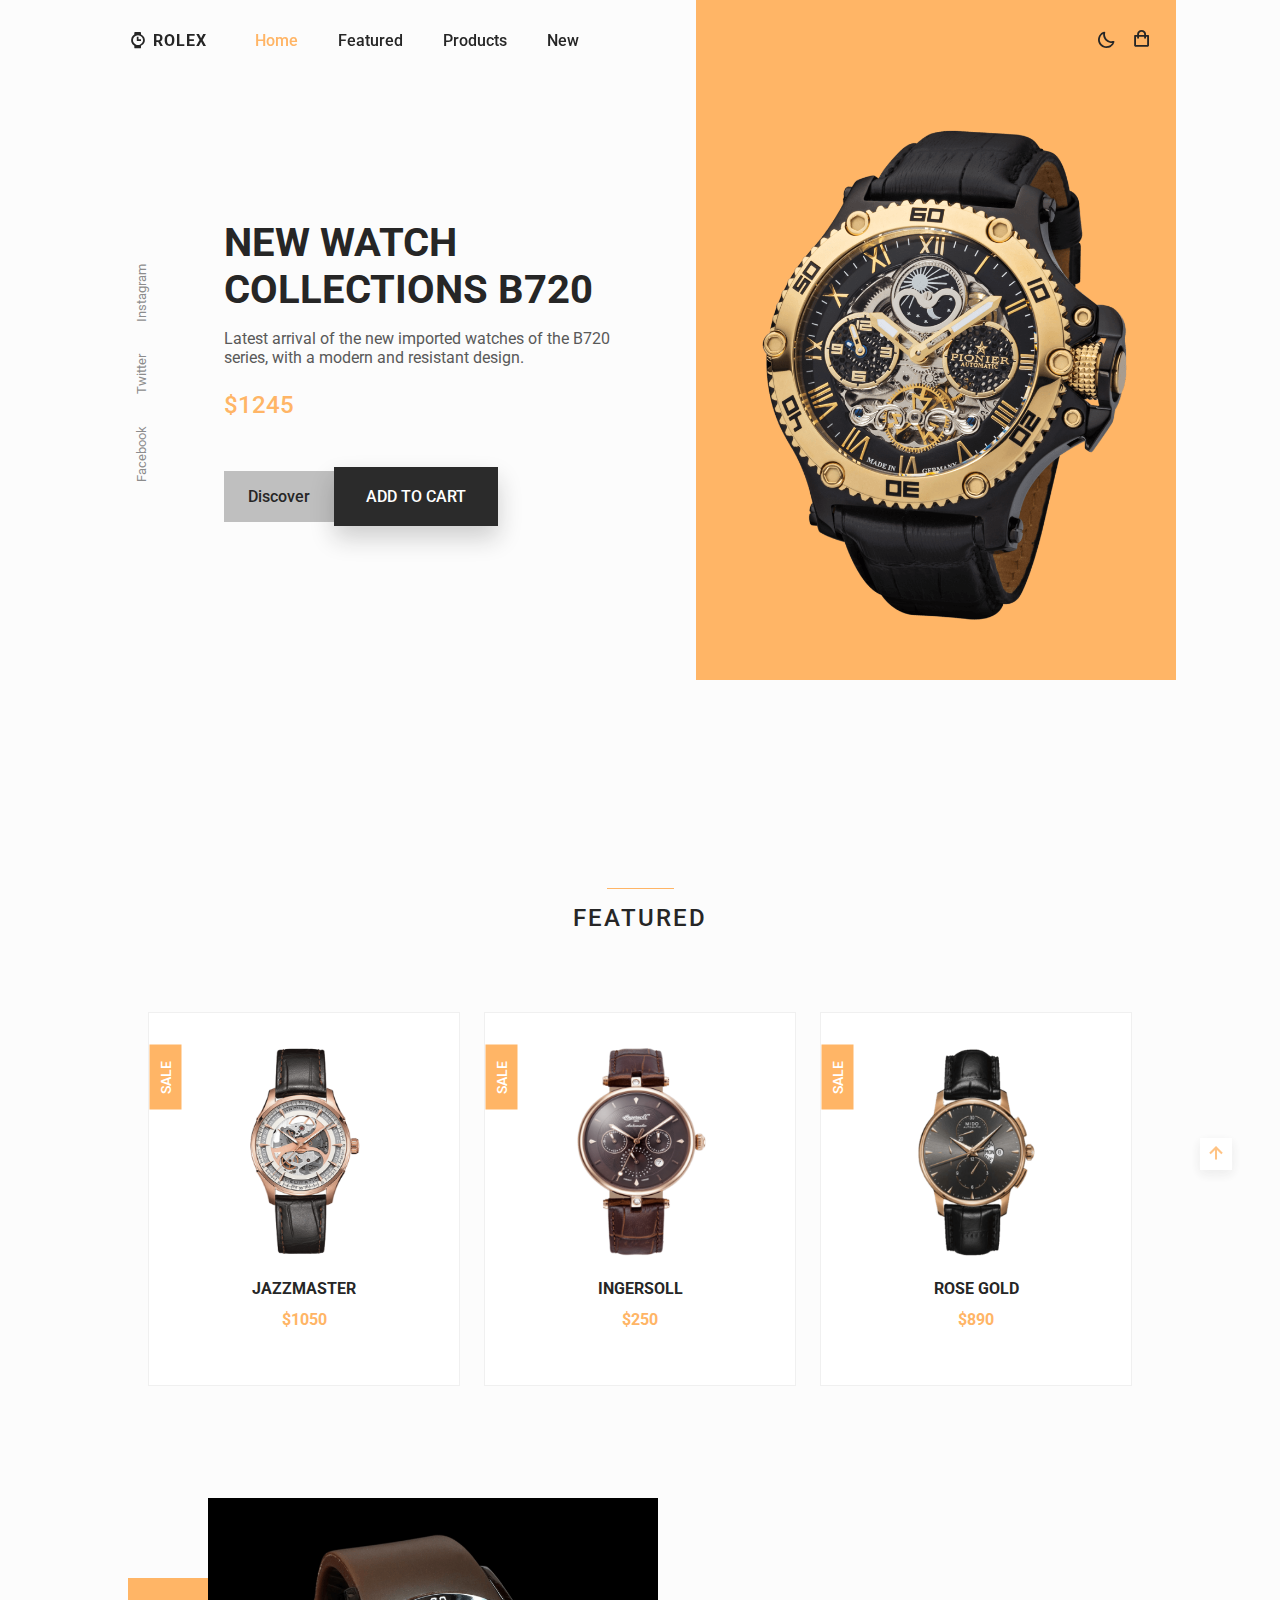
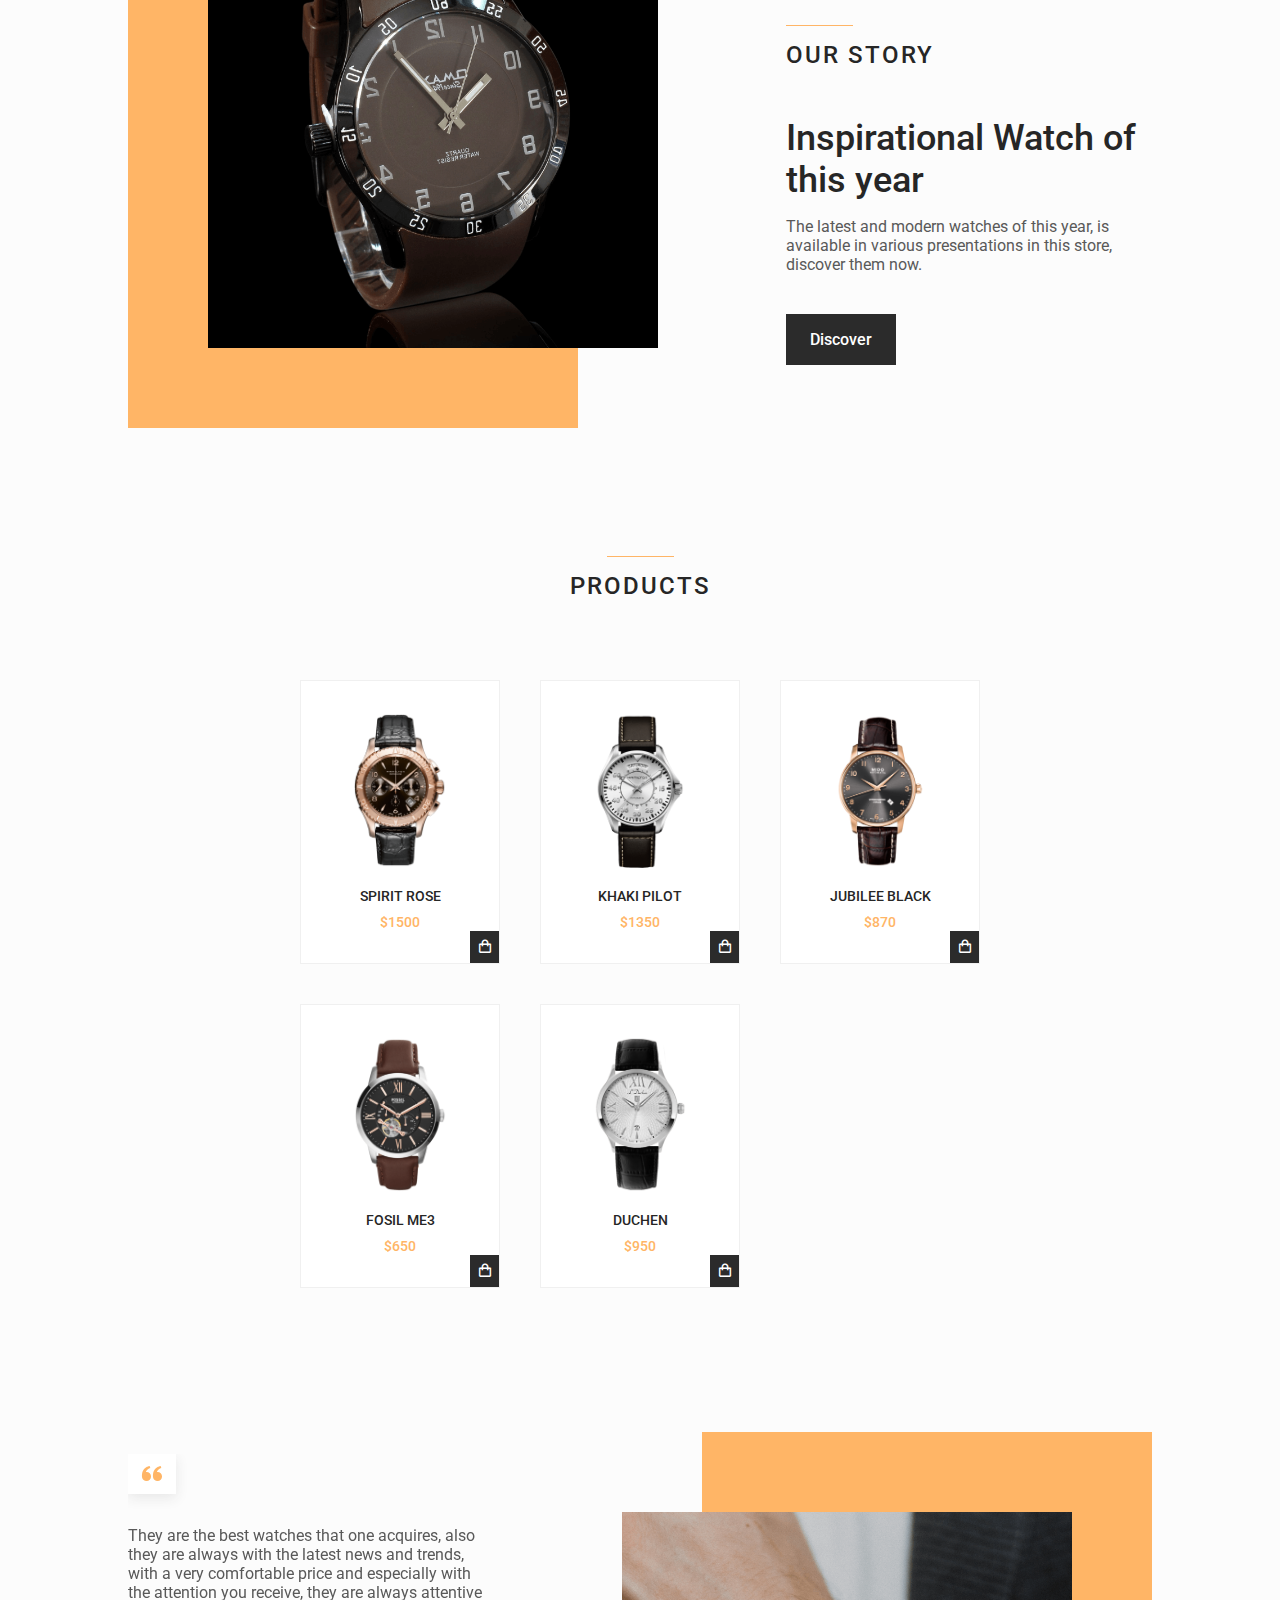
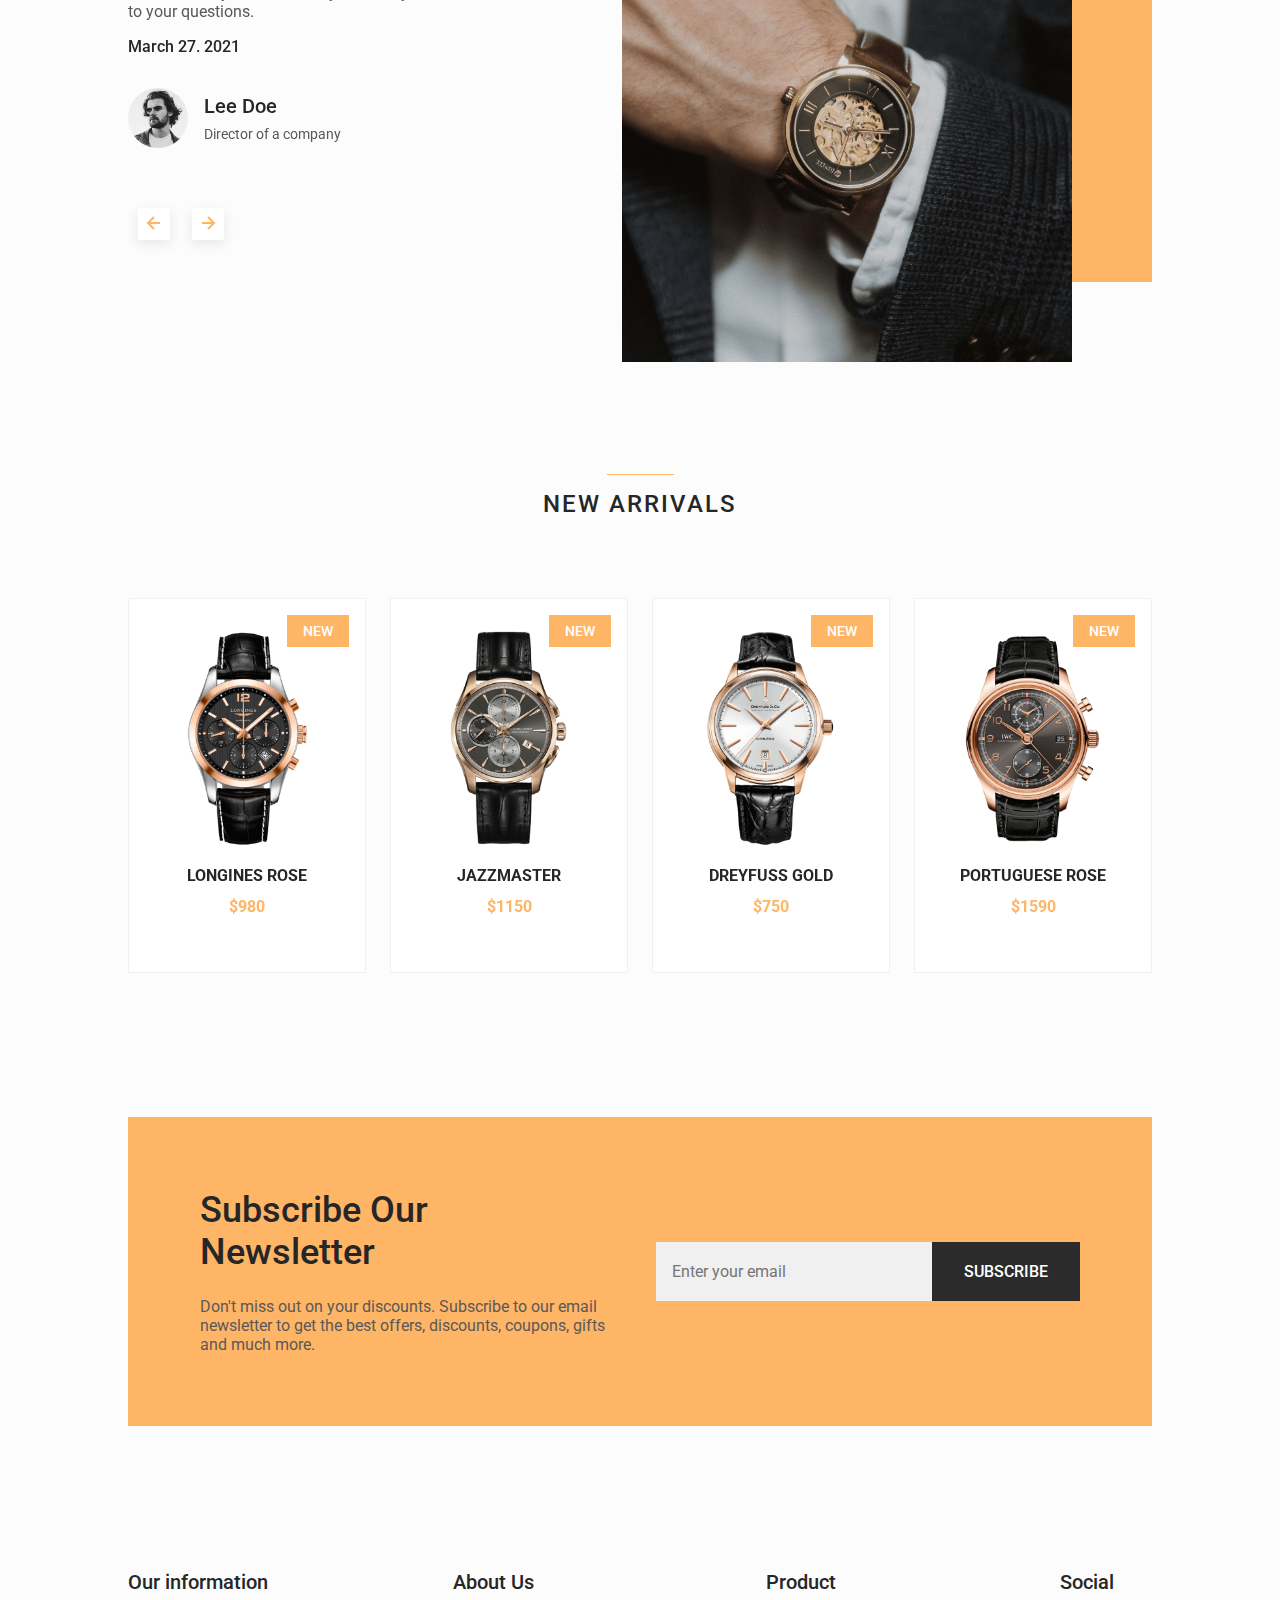
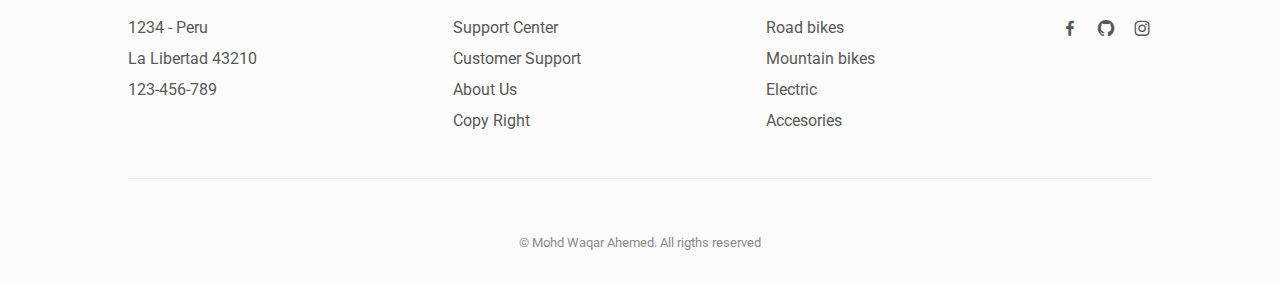
<file: Watch Website/index.html>
<!DOCTYPE html>
    <html lang="en">
    <head>
        <meta charset="UTF-8">
        <meta name="viewport" content="width=device-width, initial-scale=1.0">

        <!--=============== FAVICON ===============-->
        <link rel="shortcut icon" href="assets/img/favicon.png" type="image/x-icon">

        <!--=============== BOXICONS ===============-->
        <link rel="stylesheet" href="https://cdn.jsdelivr.net/npm/boxicons@latest/css/boxicons.min.css">

        <!--=============== SWIPER CSS ===============--> 
        <link rel="stylesheet" href="assets/css/swiper-bundle.min.css">

        <!--=============== CSS ===============-->
        <link rel="stylesheet" href="assets/css/styles.css">

        <title>Watch Website</title>
    </head>
    <body>
        <!--==================== HEADER ====================-->
        <header class="header" id="header">
            <nav class="nav container">
                <a href="#" class="nav__logo">
                    <i class='bx bxs-watch nav__logo-icon'></i> Rolex
                </a>

                <div class="nav__menu" id="nav-menu">
                    <ul class="nav__list">
                        <li class="nav__item">
                            <a href="#home" class="nav__link active-link">Home</a>
                        </li>
                        <li class="nav__item">
                            <a href="#featured" class="nav__link">Featured</a>
                        </li>
                        <li class="nav__item">
                            <a href="#products" class="nav__link">Products</a>
                        </li>
                        <li class="nav__item">
                            <a href="#new" class="nav__link">New</a>
                        </li>
                    </ul>

                    <div class="nav__close" id="nav-close">
                        <i class='bx bx-x' ></i>
                    </div>
                </div>

                <div class="nav__btns">
                    <!-- Theme change button -->
                    <i class='bx bx-moon change-theme' id="theme-button"></i>

                    <div class="nav__shop" id="cart-shop">
                        <i class='bx bx-shopping-bag' ></i>
                    </div>

                    <div class="nav__toggle" id="nav-toggle">
                        <i class='bx bx-grid-alt' ></i>
                    </div>
                </div>
            </nav>
        </header>

        <!--==================== CART ====================-->
        <div class="cart" id="cart">
            <i class='bx bx-x cart__close' id="cart-close"></i>

            <h2 class="cart__title-center">My Cart</h2>

            <div class="cart__container">
                <article class="cart__card">
                    <div class="cart__box">
                        <img src="assets/img/featured1.png" alt="" class="cart__img">
                    </div>

                    <div class="cart__details">
                        <h3 class="cart__title">Jazzmaster</h3>
                        <span class="cart__price">$1050</span>

                        <div class="cart__amount">
                            <div class="cart__amount-content">
                                <span class="cart__amount-box">
                                    <i class='bx bx-minus' ></i>
                                </span>

                                <span class="cart__amount-number">1</span>

                                <span class="cart__amount-box">
                                    <i class='bx bx-plus' ></i>
                                </span>
                            </div>

                            <i class='bx bx-trash-alt cart__amount-trash' ></i>
                        </div>
                    </div>
                </article>
                
                <article class="cart__card">
                    <div class="cart__box">
                        <img src="assets/img/featured3.png" alt="" class="cart__img">
                    </div>

                    <div class="cart__details">
                        <h3 class="cart__title">Rose Gold</h3>
                        <span class="cart__price">$850</span>

                        <div class="cart__amount">
                            <div class="cart__amount-content">
                                <span class="cart__amount-box">
                                    <i class='bx bx-minus' ></i>
                                </span>

                                <span class="cart__amount-number">1</span>

                                <span class="cart__amount-box">
                                    <i class='bx bx-plus' ></i>
                                </span>
                            </div>

                            <i class='bx bx-trash-alt cart__amount-trash' ></i>
                        </div>
                    </div>
                </article>

                <article class="cart__card">
                    <div class="cart__box">
                        <img src="assets/img/new1.png" alt="" class="cart__img">
                    </div>

                    <div class="cart__details">
                        <h3 class="cart__title">Longines Rose</h3>
                        <span class="cart__price">$980</span>

                        <div class="cart__amount">
                            <div class="cart__amount-content">
                                <span class="cart__amount-box">
                                    <i class='bx bx-minus' ></i>
                                </span>

                                <span class="cart__amount-number">1</span>

                                <span class="cart__amount-box">
                                    <i class='bx bx-plus' ></i>
                                </span>
                            </div>

                            <i class='bx bx-trash-alt cart__amount-trash' ></i>
                        </div>
                    </div>
                </article>
            </div>

            <div class="cart__prices">
                <span class="cart__prices-item">3 items</span>
                <span class="cart__prices-total">$2880</span>
            </div>
        </div>

        <!--==================== MAIN ====================-->
        <main class="main">
            <!--==================== HOME ====================-->
            <section class="home" id="home">
                <div class="home__container container grid">
                    <div class="home__img-bg">
                        <img src="assets/img/home.png" alt="" class="home__img">
                    </div>
    
                    <div class="home__social">
                        <a href="https://www.facebook.com/" target="_blank" class="home__social-link">
                            Facebook
                        </a>
                        <a href="https://twitter.com/" target="_blank" class="home__social-link">
                            Twitter
                        </a>
                        <a href="https://www.instagram.com/" target="_blank" class="home__social-link">
                            Instagram
                        </a>
                    </div>
    
                    <div class="home__data">
                        <h1 class="home__title">NEW WATCH <br> COLLECTIONS B720</h1>
                        <p class="home__description">
                            Latest arrival of the new imported watches of the B720 series, 
                            with a modern and resistant design.
                        </p>
                        <span class="home__price">$1245</span>

                        <div class="home__btns">
                            <a href="#" class="button button--gray button--small">
                                Discover
                            </a>

                            <button class="button home__button">ADD TO CART</button>
                        </div>
                    </div>
                </div>
            </section>

            <!--==================== FEATURED ====================-->
            <section class="featured section container" id="featured">
                <h2 class="section__title">
                    Featured
                </h2>

                <div class="featured__container grid">
                    <article class="featured__card">
                        <span class="featured__tag">Sale</span>

                        <img src="assets/img/featured1.png" alt="" class="featured__img">

                        <div class="featured__data">
                            <h3 class="featured__title">Jazzmaster</h3>
                            <span class="featured__price">$1050</span>
                        </div>

                        <button class="button featured__button">ADD TO CART</button>
                    </article>

                    <article class="featured__card">
                        <span class="featured__tag">Sale</span>

                        <img src="assets/img/featured2.png" alt="" class="featured__img">

                        <div class="featured__data">
                            <h3 class="featured__title">Ingersoll</h3>
                            <span class="featured__price">$250</span>
                        </div>

                        <button class="button featured__button">ADD TO CART</button>
                    </article>

                    <article class="featured__card">
                        <span class="featured__tag">Sale</span>

                        <img src="assets/img/featured3.png" alt="" class="featured__img">

                        <div class="featured__data">
                            <h3 class="featured__title">Rose gold</h3>
                            <span class="featured__price">$890</span>
                        </div>

                        <button class="button featured__button">ADD TO CART</button>
                    </article>
                </div>
            </section>

            <!--==================== STORY ====================-->
            <section class="story section container">
                <div class="story__container grid">
                    <div class="story__data">
                        <h2 class="section__title story__section-title">
                            Our Story
                        </h2>
    
                        <h1 class="story__title">
                            Inspirational Watch of <br> this year
                        </h1>
    
                        <p class="story__description">
                            The latest and modern watches of this year, is available in various 
                            presentations in this store, discover them now.
                        </p>
    
                        <a href="#" class="button button--small">Discover</a>
                    </div>

                    <div class="story__images">
                        <img src="assets/img/story.png" alt="" class="story__img">
                        <div class="story__square"></div>
                    </div>
                </div>
            </section>

            <!--==================== PRODUCTS ====================-->
            <section class="products section container" id="products">
                <h2 class="section__title">
                    Products
                </h2>

                <div class="products__container grid">
                    <article class="products__card">
                        <img src="assets/img/product1.png" alt="" class="products__img">

                        <h3 class="products__title">Spirit rose</h3>
                        <span class="products__price">$1500</span>

                        <button class="products__button">
                            <i class='bx bx-shopping-bag'></i>
                        </button>
                    </article>

                    <article class="products__card">
                        <img src="assets/img/product2.png" alt="" class="products__img">

                        <h3 class="products__title">Khaki pilot</h3>
                        <span class="products__price">$1350</span>

                        <button class="products__button">
                            <i class='bx bx-shopping-bag'></i>
                        </button>
                    </article>

                    <article class="products__card">
                        <img src="assets/img/product3.png" alt="" class="products__img">

                        <h3 class="products__title">Jubilee black</h3>
                        <span class="products__price">$870</span>

                        <button class="products__button">
                            <i class='bx bx-shopping-bag'></i>
                        </button>
                    </article>

                    <article class="products__card">
                        <img src="assets/img/product4.png" alt="" class="products__img">

                        <h3 class="products__title">Fosil me3</h3>
                        <span class="products__price">$650</span>

                        <button class="products__button">
                            <i class='bx bx-shopping-bag'></i>
                        </button>
                    </article>

                    <article class="products__card">
                        <img src="assets/img/product5.png" alt="" class="products__img">

                        <h3 class="products__title">Duchen</h3>
                        <span class="products__price">$950</span>

                        <button class="products__button">
                            <i class='bx bx-shopping-bag'></i>
                        </button>
                    </article>
                </div>
            </section>

            <!--==================== TESTIMONIAL ====================-->
            <section class="testimonial section container">
                <div class="testimonial__container grid">
                    <div class="swiper testimonial-swiper">
                        <div class="swiper-wrapper">
                            <div class="testimonial__card swiper-slide">
                                <div class="testimonial__quote">
                                    <i class='bx bxs-quote-alt-left' ></i>
                                </div>
                                <p class="testimonial__description">
                                    They are the best watches that one acquires, also they are always with the latest 
                                    news and trends, with a very comfortable price and especially with the attention 
                                    you receive, they are always attentive to your questions.
                                </p>
                                <h3 class="testimonial__date">March 27. 2021</h3>
        
                                <div class="testimonial__perfil">
                                    <img src="assets/img/testimonial1.jpg" alt="" class="testimonial__perfil-img">
        
                                    <div class="testimonial__perfil-data">
                                        <span class="testimonial__perfil-name">Lee Doe</span>
                                        <span class="testimonial__perfil-detail">Director of a company</span>
                                    </div>
                                </div>
                            </div>

                            <div class="testimonial__card swiper-slide">
                                <div class="testimonial__quote">
                                    <i class='bx bxs-quote-alt-left' ></i>
                                </div>
                                <p class="testimonial__description">
                                    They are the best watches that one acquires, also they are always with the latest 
                                    news and trends, with a very comfortable price and especially with the attention 
                                    you receive, they are always attentive to your questions.
                                </p>
                                <h3 class="testimonial__date">March 27. 2021</h3>
        
                                <div class="testimonial__perfil">
                                    <img src="assets/img/testimonial2.jpg" alt="" class="testimonial__perfil-img">
        
                                    <div class="testimonial__perfil-data">
                                        <span class="testimonial__perfil-name">Samantha Mey</span>
                                        <span class="testimonial__perfil-detail">Director of a company</span>
                                    </div>
                                </div>
                            </div>

                            <div class="testimonial__card swiper-slide">
                                <div class="testimonial__quote">
                                    <i class='bx bxs-quote-alt-left' ></i>
                                </div>
                                <p class="testimonial__description">
                                    They are the best watches that one acquires, also they are always with the latest 
                                    news and trends, with a very comfortable price and especially with the attention 
                                    you receive, they are always attentive to your questions.
                                </p>
                                <h3 class="testimonial__date">March 27. 2021</h3>
        
                                <div class="testimonial__perfil">
                                    <img src="assets/img/testimonial3.jpg" alt="" class="testimonial__perfil-img">
        
                                    <div class="testimonial__perfil-data">
                                        <span class="testimonial__perfil-name">Raul Zaman</span>
                                        <span class="testimonial__perfil-detail">Director of a company</span>
                                    </div>
                                </div>
                            </div>
                        </div>
                        
                        <div class="swiper-button-next">
                            <i class='bx bx-right-arrow-alt' ></i>
                        </div>
                        <div class="swiper-button-prev">
                            <i class='bx bx-left-arrow-alt' ></i>
                        </div>
                    </div>

                    <div class="testimonial__images">
                        <div class="testimonial__square"></div>
                        <img src="assets/img/testimonial.png" alt="" class="testimonial__img">
                    </div>
                </div>
            </section>

            <!--==================== NEW ====================-->
            <section class="new section container" id="new">
                <h2 class="section__title">
                    New Arrivals
                </h2>
                
                <div class="new__container">
                    <div class="swiper new-swiper">
                        <div class="swiper-wrapper">
                            <article class="new__card swiper-slide">
                                <span class="new__tag">New</span>
        
                                <img src="assets/img/new1.png" alt="" class="new__img">
        
                                <div class="new__data">
                                    <h3 class="new__title">Longines rose</h3>
                                    <span class="new__price">$980</span>
                                </div>
        
                                <button class="button new__button">ADD TO CART</button>
                            </article>

                            <article class="new__card swiper-slide">
                                <span class="new__tag">New</span>
        
                                <img src="assets/img/new2.png" alt="" class="new__img">
        
                                <div class="new__data">
                                    <h3 class="new__title">Jazzmaster</h3>
                                    <span class="new__price">$1150</span>
                                </div>
        
                                <button class="button new__button">ADD TO CART</button>
                            </article>

                            <article class="new__card swiper-slide">
                                <span class="new__tag">New</span>
        
                                <img src="assets/img/new3.png" alt="" class="new__img">
        
                                <div class="new__data">
                                    <h3 class="new__title">Dreyfuss gold</h3>
                                    <span class="new__price">$750</span>
                                </div>
        
                                <button class="button new__button">ADD TO CART</button>
                            </article>

                            <article class="new__card swiper-slide">
                                <span class="new__tag">New</span>
        
                                <img src="assets/img/new4.png" alt="" class="new__img">
        
                                <div class="new__data">
                                    <h3 class="new__title">Portuguese rose</h3>
                                    <span class="new__price">$1590</span>
                                </div>
        
                                <button class="button new__button">ADD TO CART</button>
                            </article>                       
                        </div>
                    </div>
                </div>
            </section>

            <!--==================== NEWSLETTER ====================-->
            <section class="newsletter section container">
                <div class="newsletter__bg grid">
                    <div>
                        <h2 class="newsletter__title">Subscribe Our <br> Newsletter</h2>
                        <p class="newsletter__description">
                            Don't miss out on your discounts. Subscribe to our email 
                            newsletter to get the best offers, discounts, coupons, 
                            gifts and much more.
                        </p>
                    </div>

                    <form action="" class="newsletter__subscribe">
                        <input type="email" placeholder="Enter your email" class="newsletter__input">
                        <button class="button">
                            SUBSCRIBE
                        </button>
                    </form>
                </div>
            </section>
        </main>

        <!--==================== FOOTER ====================-->
        <footer class="footer section">
            <div class="footer__container container grid">
                <div class="footer__content">
                    <h3 class="footer__title">Our information</h3>

                    <ul class="footer__list">
                        <li>1234 - Peru</li>
                        <li>La Libertad 43210</li>
                        <li>123-456-789</li>
                    </ul>
                </div>
                <div class="footer__content">
                    <h3 class="footer__title">About Us</h3>

                    <ul class="footer__links">
                        <li>
                            <a href="#" class="footer__link">Support Center</a>
                        </li>
                        <li>
                            <a href="#" class="footer__link">Customer Support</a>
                        </li>
                        <li>
                            <a href="#" class="footer__link">About Us</a>
                        </li>
                        <li>
                            <a href="#" class="footer__link">Copy Right</a>
                        </li>
                    </ul>
                </div>

                <div class="footer__content">
                    <h3 class="footer__title">Product</h3>

                    <ul class="footer__links">
                        <li>
                            <a href="#" class="footer__link">Road bikes</a>
                        </li>
                        <li>
                            <a href="#" class="footer__link">Mountain bikes</a>
                        </li>
                        <li>
                            <a href="#" class="footer__link">Electric</a>
                        </li>
                        <li>
                            <a href="#" class="footer__link">Accesories</a>
                        </li>
                    </ul>
                </div>

                <div class="footer__content">
                    <h3 class="footer__title">Social</h3>

                    <ul class="footer__social">
                        <a href="https://www.facebook.com/profile.php?id=100068658919932&mibextid=ZbWKwL" target="_blank" class="footer__social-link">
                            <i class='bx bxl-facebook'></i>
                        </a>

                        <a href="https://github.com/MohdWaqar98" target="_blank" class="footer__social-link">
                            <i class='bx bxl-github' ></i>
                        </a>

                        <a href="https://www.instagram.com/ig_waqarxyz" target="_blank" class="footer__social-link">
                            <i class='bx bxl-instagram' ></i>
                        </a>
                    </ul>
                </div>
            </div>

            <span class="footer__copy">&#169; Mohd Waqar Ahemed. All rigths reserved</span>
        </footer>

        <!--=============== SCROLL UP ===============-->
        <a href="#" class="scrollup" id="scroll-up"> 
            <i class='bx bx-up-arrow-alt scrollup__icon' ></i>
        </a>

        <!--=============== SWIPER JS ===============-->
        <script src="assets/js/swiper-bundle.min.js"></script>

        <!--=============== MAIN JS ===============-->
        <script src="assets/js/main.js"></script>
    </body>
</html>
</file>
<file: Watch Website/assets/css/styles.css>
/*=============== GOOGLE FONTS ===============*/
@import url("https://fonts.googleapis.com/css2?family=Roboto:wght@400;500;700&display=swap");

/*=============== VARIABLES CSS ===============*/
:root {
  --header-height: 3.5rem;

  /*========== Colors ==========*/
  --first-color: hsl(31, 100%, 70%);
  --button-color: hsl(0, 0%, 17%);
  --button-color-alt: hsl(0, 0%, 21%);
  --title-color: hsl(0, 0%, 15%);
  --text-color: hsl(0, 0%, 35%);
  --text-color-light: hsl(0, 0%, 55%);
  --body-color: hsl(0, 0%, 99%);
  --container-color: #fff;
  --border-color: hsl(0, 0%, 94%);

  /*========== Font and typography ==========*/
  --body-font: 'Roboto', sans-serif;
  --biggest-font-size: 2rem;
  --h1-font-size: 1.5rem;
  --h2-font-size: 1.25rem;
  --h3-font-size: 1rem;
  --normal-font-size: .938rem;
  --small-font-size: .813rem;
  --smaller-font-size: .75rem;

  /*========== Font weight ==========*/
  --font-medium: 500;
  --font-bold: 700;

  /*========== Margenes Bottom ==========*/
  --mb-0-5: .5rem;
  --mb-0-75: .75rem;
  --mb-1: 1rem;
  --mb-1-5: 1.5rem;
  --mb-2: 2rem;
  --mb-2-5: 2.5rem;
  --mb-3: 3rem;

  /*========== z index ==========*/
  --z-tooltip: 10;
  --z-fixed: 100;
}

@media screen and (min-width: 968px) {
  :root {
    --biggest-font-size: 2.5rem;
    --h1-font-size: 2.25rem;
    --h2-font-size: 1.5rem;
    --h3-font-size: 1.25rem;
    --normal-font-size: 1rem;
    --small-font-size: .875rem;
    --smaller-font-size: .813rem;
  }
}

/*=============== BASE ===============*/
* {
  box-sizing: border-box;
  padding: 0;
  margin: 0;
}

html {
  scroll-behavior: smooth;
}

body,
button,
input {
  font-family: var(--body-font);
  font-size: var(--normal-font-size);
}

body {
  margin: 0;
  background-color: var(--body-color);
  color: var(--text-color);
  /*For animation dark mode*/
  transition: .4s;
}

h1, h2, h3, h4 {
  color: var(--title-color);
  font-weight: var(--font-medium);
}

ul {
  list-style: none;
}

a {
  text-decoration: none;
}

img {
  max-width: 100%;
  height: auto;
}

button {
  cursor: pointer;
  border: none;
  outline: none;
}

/*=============== THEME ===============*/
/*========== Variables Dark theme ==========*/
body.dark-theme {
  --first-color: hsl(31, 76%, 74%);
  --button-color: hsl(0, 0%, 24%);
  --button-color-alt: hsl(0, 0%, 28%);
  --title-color: hsl(0, 0%, 95%);
  --text-color: hsl(0, 0%, 75%);
  --body-color: hsl(0, 0%, 12%);
  --container-color: hsl(0, 0%, 16%);
  --border-color: hsl(0, 0%, 20%);
}

/*========== Button Dark/Light ==========*/
.change-theme {
  color: var(--title-color);
  font-size: 1.25rem;
  cursor: pointer;
}

/*========== 
    Color changes in some parts of 
    the website, in dark theme 
==========*/
.dark-theme .change-theme,
.dark-theme .nav__toggle,
.dark-theme .nav__shop,
.dark-theme .button--gray {
  color: hsl(0, 0%, 15%);
}

.dark-theme .scroll-header {
  box-shadow: 0 1px 4px hsla(0, 0%, 4%, .3);
}

.scroll-header .change-theme,
.scroll-header .nav__toggle,
.scroll-header .nav__shop {
  color: var(--title-color);
}

.dark-theme::-webkit-scrollbar {
  background: hsl(0, 0%, 30%);
}

/*=============== REUSABLE CSS CLASSES ===============*/
.container {
  max-width: 1024px;
  margin-left: var(--mb-1-5);
  margin-right: var(--mb-1-5);
}

.grid {
  display: grid;
}

.main {
  overflow: hidden;
}

.section {
  padding: 6.5rem 0 1rem;
}

.section__title {
  position: relative;
  font-size: var(--h3-font-size);
  margin-bottom: var(--mb-3);
  text-transform: uppercase;
  letter-spacing: 2px;
  text-align: center;
}

.section__title::before {
  content: '';
  position: absolute;
  top: -1rem;
  left: 0;
  right: 0;
  margin: 0 auto;
  width: 67px;
  height: 1px;
  background-color: var(--first-color);
}

/*=============== HEADER & NAV ===============*/
.header {
  width: 100%;
  background: transparent;
  position: fixed;
  top: 0;
  left: 0;
  z-index: var(--z-fixed);
  /*For animation dark mode*/
  transition: .4s;
}

.nav {
  height: var(--header-height);
  display: flex;
  justify-content: space-between;
  align-items: center;
}

.nav__logo, 
.nav__toggle, 
.nav__shop, 
.nav__close {
  color: var(--title-color);
}

.nav__logo {
  text-transform: uppercase;
  font-weight: var(--font-bold);
  letter-spacing: 1px;
  display: inline-flex;
  align-items: center;
  column-gap: .25rem;
}

.nav__logo-icon {
  font-size: 1.25rem;
}

.nav__btns {
  display: flex;
  align-items: center;
  column-gap: 1rem;
}

.nav__toggle, 
.nav__shop {
  font-size: 1.25rem;
  cursor: pointer;
}

@media screen and (max-width: 767px) {
  .nav__menu {
    position: fixed;
    background-color: var(--body-color);
    top: 0;
    right: -100%;
    width: 100%;
    height: 100%;
    padding: 6rem 2rem 3.5rem;
    transition: .3s;
  }
}

.nav__list {
  display: flex;
  flex-direction: column;
  align-items: center;
  row-gap: 2rem;
}

.nav__link {
  color: var(--title-color);
  font-weight: var(--font-medium);
  text-transform: uppercase;
  font-size: var(--h2-font-size);
  transition: .3s;
}

.nav__link:hover {
  color: var(--first-color);
}

.nav__close {
  font-size: 2rem;
  position: absolute;
  top: .9rem;
  right: 1.25rem;
  cursor: pointer;
}

/* Show menu */
.show-menu {
  right: 0;
}

/* Change background header */
.scroll-header {
  background-color: var(--body-color);
  box-shadow: 0 1px 4px hsla(0, 4%, 15%, .10);
}

/* Active link */
.active-link {
  color: var(--first-color);
}

/*=============== HOME ===============*/
.home__container {
  position: relative;
  row-gap: 2.5rem;
}

.home__img {
  width: 240px;
}

.home__img-bg {
  background-color: var(--first-color);
  width: 258px;
  height: 430px;
  padding-bottom: 2rem;
  display: flex;
  justify-content: center;
  align-items: flex-end;
  justify-self: flex-end;
  transform: translateX(1.5rem);
}

.home__social {
  position: absolute;
  top: 35%;
  left: -5rem;
  transform: rotate(-90deg);
  display: flex;
  column-gap: 1rem;
}

.home__social-link {
  font-size: var(--smaller-font-size);
  color: var(--text-color-light);
  transition: .3s;
}

.home__social-link:hover {
  color: var(--title-color);
}

.home__title {
  font-size: var(--biggest-font-size);
  font-weight: var(--font-bold);
  margin-bottom: var(--mb-1);
}

.home__description {
  margin-bottom: var(--mb-1-5);
}

.home__price {
  display: inline-block;
  font-size: var(--h2-font-size);
  font-weight: var(--font-medium);
  color: var(--first-color);
  margin-bottom: var(--mb-3);
}

.home__btns {
  display: flex;
  align-items: center;
}

.home__button {
  box-shadow: 0 12px 24px hsla(0, 0%, 10%, .2);
}

/*=============== BUTTONS ===============*/
.button {
  display: inline-block;
  background-color: var(--button-color);
  color: #FFF;
  padding: 1.25rem 2rem;
  font-weight: var(--font-medium);
  transition: .3s;
}

.button:hover {
  background-color: var(--button-color-alt);
}

.button--gray {
  background-color: hsl(0, 0%, 75%);
  color: var(--title-color);
}

.button--gray:hover {
  background-color: hsl(0, 0%, 63%);
}

.button--small {
  padding: 1rem 1.5rem;
}

/*=============== FEATURED ===============*/
.featured__container {
  row-gap: 2.5rem;
}

.featured__card {
  position: relative;
  text-align: center;
  background-color: var(--container-color);
  padding-top: 2rem;
  border: 1px solid var(--border-color);
  overflow-y: hidden;
  transition: .3s;
}

.featured__tag {
  background-color: var(--first-color);
  padding: .5rem 1rem;
  color: #fff;
  text-transform: uppercase;
  font-size: var(--small-font-size);
  font-weight: var(--font-medium);
  position: absolute;
  transform: rotate(-90deg);
  left: -1rem;
  top: 3rem;
}

.featured__img {
  height: 214px;
  margin-bottom: var(--mb-1);
}

.featured__title, 
.featured__price {
  font-size: var(--h3-font-size);
  font-weight: var(--font-bold);
}

.featured__title {
  text-transform: uppercase;
  margin-bottom: var(--mb-0-75);
}

.featured__price {
  display: block;
  color: var(--first-color);
  transition: .3s;
}

.featured__button {
  font-size: var(--small-font-size);
  transform: translateY(1rem);
  opacity: 0;
}

.featured__card:hover {
  box-shadow: 0 12px 32px hsla(0, 0%, 20%, .1);
  padding: 2rem 0 3rem 0;
}

.featured__card:hover .featured__button {
  transform: translateY(0);
  opacity: 1;
}

.featured__card:hover .featured__price {
  margin-bottom: var(--mb-1-5);
}

/*=============== STORY ===============*/
.story__container {
  row-gap: 7.5rem;
}

.story__title {
  font-size: var(--h1-font-size);
  margin-bottom: var(--mb-1);
}

.story__description {
  margin-bottom: var(--mb-2-5);
}

.story__images {
  position: relative;
}

.story__img, 
.story__square {
  width: 250px;
}

.story__square {
  height: 250px;
  background-color: var(--first-color);
}

.story__img {
  position: absolute;
  left: 3rem;
  top: -3rem;
}

/*=============== PRODUCTS ===============*/
.products__container {
  grid-template-columns: repeat(2, 1fr);
  gap: 2rem;
}

.products__card {
  position: relative;
  background-color: var(--container-color);
  padding: 1.25rem 0;
  border: 1px solid var(--border-color);
  text-align: center;
  transition: .3s;
}

.products__img {
  height: 125px;
  margin-bottom: var(--mb-1);
}

.products__title, 
.products__price {
  font-size: var(--small-font-size);
  font-weight: var(--font-medium);
}

.products__title {
  text-transform: uppercase;
  margin-bottom: var(--mb-0-5);
}

.products__price {
  color: var(--first-color);
}

.products__button {
  background-color: var(--button-color);
  padding: .4rem;
  color: #fff;
  font-size: 1rem;
  position: absolute;
  right: 0;
  bottom: 0;
  transition: .3s;
}

.products__button:hover {
  background-color: var(--button-color-alt);
}

.products__card:hover {
  box-shadow: 0 8px 32px hsla(0, 0%, 10%, .1);
}

/*=============== TESTIMONIAL ===============*/
.testimonial__container {
  row-gap: 4rem;
}

.testimonial__quote {
  display: inline-flex;
  background-color: var(--container-color);
  padding: .5rem .75rem;
  font-size: 1.5rem;
  color: var(--first-color);
  box-shadow: 0 4px 12px hsla(0, 0%, 20%, .1);
  margin-bottom: var(--mb-2);
}

.testimonial__description {
  margin-bottom: var(--mb-1);
}

.testimonial__date {
  font-size: var(--normal-font-size);
  margin-bottom: var(--mb-2);
}

.testimonial__perfil {
  display: flex;
  align-items: center;
  column-gap: 1rem;
  margin-bottom: 7rem;
}

.testimonial__perfil-img {
  width: 60px;
  height: 60px;
  border-radius: 3rem;
}

.testimonial__perfil-data {
  display: flex;
  flex-direction: column;
  row-gap: .5rem;
}

.testimonial__perfil-name {
  font-size: var(--h3-font-size);
  font-weight: var(--font-medium);
  color: var(--title-color);
}

.testimonial__perfil-detail {
  font-size: var(--small-font-size);
}

.testimonial__images {
  position: relative;
}

.testimonial__img, 
.testimonial__square {
  width: 250px;
}

.testimonial__square {
  height: 250px;
  background-color: var(--first-color);
  margin-left: auto;
}

.testimonial__img {
  position: absolute;
  right: 2rem;
  top: 3rem;
}

.testimonial-swiper {
  margin-left: initial;
  margin-right: initial;
}

.swiper-button-prev:after,
.swiper-button-next:after {
  content: '';
}

/* Swiper class */
.swiper-button-next,
.swiper-button-prev {
  top: initial;
  bottom: 5%;
  width: initial;
  height: initial;
  background-color: var(--container-color);
  box-shadow: 0 4px 12px hsla(0, 0%, 20%, .1);
  padding: .25rem;
  font-size: 1.5rem;
  color: var(--first-color);
}

.swiper-button-next {
  right: initial;
  left: 4rem;
}

/*=============== NEW ===============*/
.new__card {
  position: relative;
  text-align: center;
  background-color: var(--container-color);
  padding-top: 2rem;
  border: 1px solid var(--border-color);
  overflow-y: hidden;
  transition: .3s;
}

.new__tag {
  background-color: var(--first-color);
  padding: .5rem 1rem;
  color: #fff;
  text-transform: uppercase;
  font-size: var(--small-font-size);
  font-weight: var(--font-medium);
  position: absolute;
  top: 1rem;
  right: 1rem;
  transition: .3s;
}

.new__img {
  height: 215px;
  margin-bottom: var(--mb-1);
}

.new__title, 
.new__price {
  font-size: var(--h3-font-size);
  font-weight: var(--font-bold);
}

.new__title {
  text-transform: uppercase;
  margin-bottom: var(--mb-0-75);
}

.new__price {
  display: block;
  color: var(--first-color);
  transition: .3s;
}

.new__button {
  font-size: var(--small-font-size);
  transform: translateY(1rem);
  opacity: 0;
}

.new__card:hover {
  background-color: var(--first-color);
  box-shadow: 0 12px 32px hsla(0, 0%, 20%, .1);
  padding: 2rem 0 3rem 0;
}

.new__card:hover .new__tag {
  background-color: var(--button-color);
}

.new__card:hover .new__button {
  transform: translateY(0);
  opacity: 1;
}

.new__card:hover .new__title {
  color: hsl(0, 0%, 15%);
}

.new__card:hover .new__price {
  color: hsl(0, 0%, 15%);
  margin-bottom: var(--mb-1-5);
}

/*=============== NEWSLETTER ===============*/
.newsletter__bg {
  background-color: var(--first-color);
  padding: 3rem 1.5rem;
  text-align: center;
  row-gap: 2.5rem;
}

.newsletter__title {
  font-size: var(--h1-font-size);
  color: hsl(0, 0%, 15%);
  margin-bottom: var(--mb-1-5);
}

.newsletter__description {
  color: hsl(0, 0%, 35%);
}

.newsletter__subscribe {
  display: flex;
  flex-direction: column;
  row-gap: .75rem;
}

.newsletter__input {
  border: none;
  outline: none;
  background-color: hsl(0, 0%, 94%);
  padding: 1.25rem 1rem;
  color: hsl(0, 0%, 15%);
}

/*=============== FOOTER ===============*/
.footer__container {
  row-gap: 2rem;
  border-bottom: 1px solid var(--border-color);
  padding-bottom: 3rem;
}

.footer__title {
  font-size: var(--h2-font-size);
  margin-bottom: var(--mb-1-5);
}

.footer__list, 
.footer__links {
  display: flex;
  flex-direction: column;
  row-gap: .75rem;
}

.footer__link {
  color: var(--text-color);
}

.footer__link:hover {
  color: var(--title-color);
}

.footer__social {
  display: flex;
  column-gap: 1rem;
}

.footer__social-link {
  font-size: 1.25rem;
  color: var(--text-color);
}

.footer__social-link:hover {
  color: var(--title-color);
}

.footer__copy {
  display: block;
  margin: 3.5rem 0 1rem 0;
  text-align: center;
  font-size: var(--smaller-font-size);
  color: var(--text-color-light);
}

/*=============== SCROLL UP ===============*/
.scrollup {
  position: fixed;
  right: 1rem;
  bottom: -30%;
  background-color: var(--container-color);
  box-shadow: 0 4px 12px hsla(0, 0%, 20%, .1);
  display: inline-flex;
  padding: .25rem;
  z-index: var(--z-tooltip);
  opacity: .8;
  transition: .4s;
}

.scrollup:hover {
  opacity: 1;
}

.scrollup__icon {
  font-size: 1.5rem;
  color: var(--first-color);
}

/* Show Scroll Up*/
.show-scroll {
  bottom: 3rem;
}

/*=============== SCROLL BAR ===============*/
::-webkit-scrollbar {
  width: .6rem;
  background: hsl(0, 0%, 74%);
}

::-webkit-scrollbar-thumb {
  background: hsl(0, 0%, 17%);
}

/*=============== CART ===============*/
.cart {
  position: fixed;
  background-color: var(--body-color);
  z-index: var(--z-fixed);
  width: 100%;
  height: 100%;
  top: 0;
  right: -100%;
  padding: 3.5rem 2rem;
  transition: .4s;
}

.cart__title-center {
  font-size: var(--h2-font-size);
  text-align: center;
  margin-bottom: var(--mb-3);
}

.cart__close {
  font-size: 2rem;
  color: var(--title-color);
  position: absolute;
  top: 1.25rem;
  right: .9rem;
  cursor: pointer;
}

.cart__container {
  display: grid;
  row-gap: 1.5rem;
}

.cart__card {
  display: flex;
  align-items: center;
  column-gap: 1rem;
}

.cart__box {
  background-color: var(--container-color);
  padding: .75rem 1.25rem;
  border: 1px solid var(--border-color);
}

.cart__img {
  width: 50px;
}

.cart__title {
  font-size: var(--normal-font-size);
  margin-bottom: .5rem;
}

.cart__price {
  display: block;
  font-size: var(--small-font-size);
  color: var(--first-color);
  margin-bottom: var(--mb-1-5);
}

.cart__amount,
.cart__amount-content{
  display: flex;
  align-items: center;
}

.cart__amount{
  column-gap: 3rem;
}

.cart__amount-content{
  column-gap: 1rem;
}

.cart__amount-box {
  display: inline-flex;
  padding: .25rem;
  background-color: var(--container-color);
  border: 1px solid var(--border-color);
  cursor: pointer;
}

.cart__amount-trash {
  font-size: 1.15rem;
  color: var(--first-color);
  cursor: pointer;
}

.cart__prices {
  margin-top: 6rem;
  display: flex;
  justify-content: space-between;
}

.cart__prices-item, 
.cart__prices-total {
  color: var(--title-color);
}

.cart__prices-item {
  font-size: var(--small-font-size);
}

.cart__prices-total {
  font-size: var(--h3-font-size);
  font-weight: var(--font-medium);
}

/* Show cart */
.show-cart {
  right: 0;
}

/*=============== BREAKPOINTS ===============*/
/* For small devices */
@media screen and (max-width: 320px) {
  .container {
    margin-left: var(--mb-1);
    margin-right: var(--mb-1);
  }
  .home__img-bg {
    width: 220px;
  }
  .home__title {
    font-size: var(--h1-font-size);
  }
  .home__button {
    font-size: var(--smaller-font-size);
  }

  .story__square,
  .story__img,
  .testimonial__square,
  .testimonial__img {
    width: 180px;
  }

  .story__square,
  .testimonial__square {
    height: 180px;
  }

  .products__container {
    grid-template-columns: repeat(1, 180px);
    justify-content: center;
  }
}

/* For medium devices */
@media screen and (min-width: 576px) {
  .home__img-bg {
    width: 340px;
  }

  .featured__container {
    grid-template-columns: repeat(2, 1fr);
    justify-content: center;
    align-items: flex-start;
    gap: 1.5rem;
  }

  .footer__container {
    grid-template-columns: repeat(2, 1fr);
  }
}

@media screen and (min-width: 767px) {
  .section {
    padding: 8rem 0 1rem;
  }

  .cart {
    width: 420px;
    box-shadow: -2px 0 4px hsla(0, 0%, 15%, .1);
  }

  .nav {
    height: calc(var(--header-height) + 1.5rem);
    justify-content: initial;
    column-gap: 3rem;
  }
  .nav__toggle, 
  .nav__close {
    display: none;
  }
  .nav__list {
    flex-direction: row;
    column-gap: 2.5rem;
  }
  .nav__link {
    text-transform: initial;
    font-size: var(--normal-font-size);
  }
  .nav__btns {
    margin-left: auto;
  }

  .home__container {
    padding-top: 6rem;
    grid-template-columns: 1fr max-content;
    align-items: center;
  }
  .home__img-bg {
    order: 1;
    transform: translate(1.5rem, -6rem);
  }
  .home__data {
    padding: 0 0 3rem 6rem;
  }
  .home__social {
    top: 47%;
    column-gap: 2rem;
  }

  .featured__title,
  .featured__price,
  .new__title,
  .new__price {
    font-size: var(--normal-font-size);
  }

  .story__container,
  .testimonial__container,
  .newsletter__bg {
    grid-template-columns: repeat(2, 1fr);
    align-items: center;
  }

  .story__section-title {
    text-align: initial;
  }
  .story__section-title::before {
    margin: initial;
  }
  .story__images {
    order: -1;
  }

  .products__container {
    grid-template-columns: repeat(3, 200px);
    justify-content: center;
    gap: 2.5rem;
  }
  .products__card {
    padding: 2rem 0;
  }
  .products__img {
    height: 155px;
  }

  .newsletter__bg {
    text-align: initial;
    column-gap: 2rem;
    padding: 4.5rem;
  }
  .newsletter__subscribe {
    flex-direction: row;
  }
  .newsletter__input {
    width: 100%;
  }

  .footer__container {
    grid-template-columns: repeat(4, max-content);
    justify-content: space-between;
  }
  .footer__title {
    font-size: var(--h3-font-size);
  }
}

@media screen and (min-width: 992px) {
  .section__title {
    font-size: var(--h2-font-size);
  }

  .home__container {
    column-gap: 2rem;
  }
  .home__img-bg {
    width: 480px;
    height: 680px;
  }
  .home__img {
    width: 420px;
  }
  .home__social {
    left: -6rem;
  }
  .home__data {
    padding: 0 0 8rem 6rem;
  }

  .featured__container {
    grid-template-columns: repeat(3, 312px);
    padding-top: 2rem;
  }
  
  .story__container,
  .testimonial__container {
    column-gap: 8rem;
  }

  .story__square,
  .story__img,
  .testimonial__square,
  .testimonial__img {
    width: 450px;
  }

  .story__square,
  .testimonial__square {
    height: 450px;
  }

  .products__container,
  .new__container {
    padding-top: 2rem;
  }

  .testimonial__container {
    padding-bottom: 4rem;
  }
}

/* For large devices */
@media screen and (min-width: 1024px) {
  .container {
    margin-left: auto;
    margin-right: auto;
  }
  
  .story__container,
  .testimonial__container {
    column-gap: 13rem;
  }

  .story__container {
    padding-top: 3rem;
  }
  .story__img {
    left: 5rem;
    top: -5rem;
  }

  .testimonial__img {
    right: 5rem;
    top: 5rem;
  }

  .scrollup {
    right: 3rem;
  }
}
</file>
